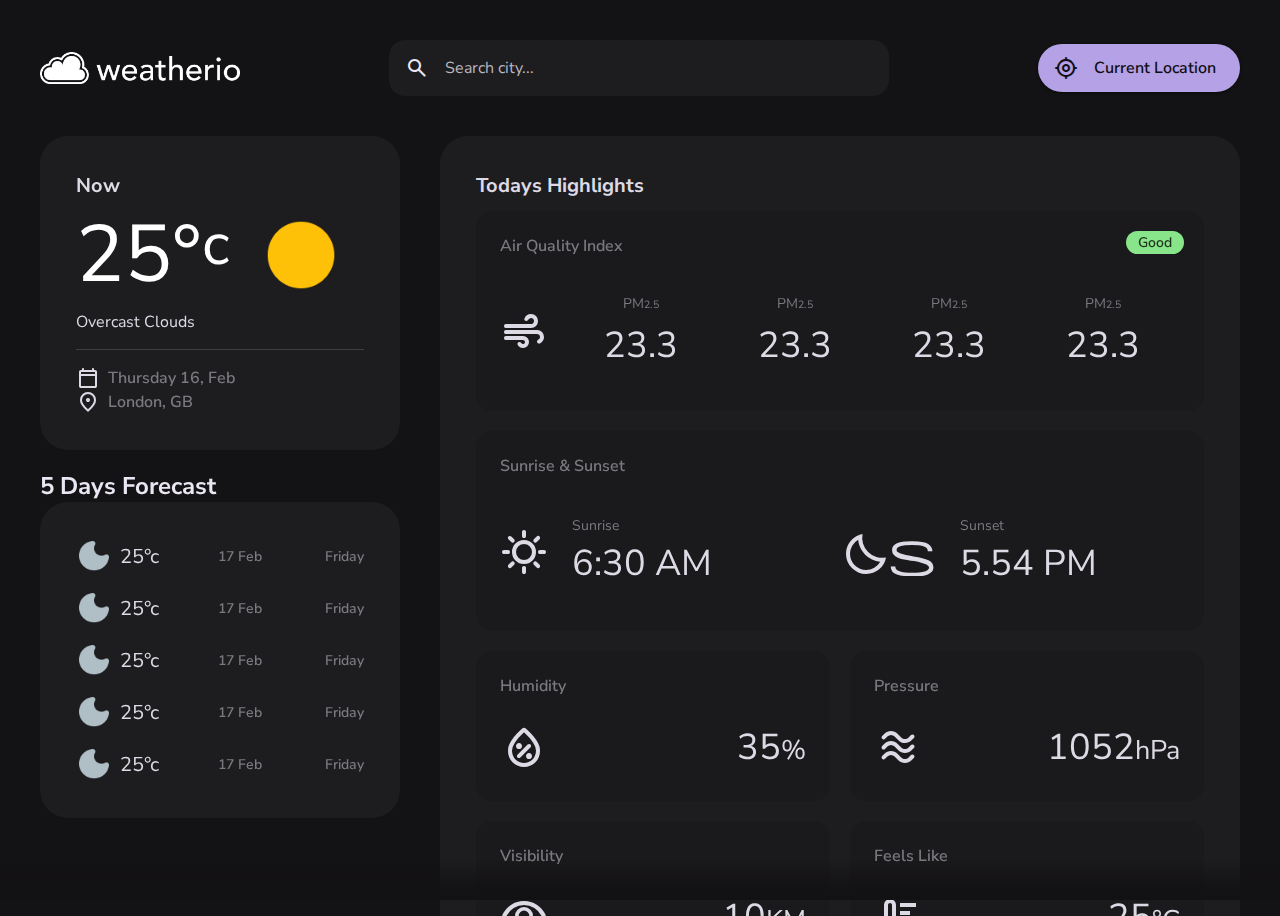
<file: weatherio/index.html>
<!DOCTYPE html>
<html lang="en">
<head>
    <meta charset="UTF-8">
    <meta name="viewport" content="width=device-width, initial-scale=1.0">
    <meta http-equiv="X-UA-Compatible" content="IE=edge">

    <!--
        - primary meta tags
    -->
    <title>weatherio</title>
    <meta name="title" content="weatherio">
    <meta name="description" content="weatherio is a weather app made by KAS">
    <!--
       - favicon
    -->
    <link rel="shortcut icon" href="./favicon.svg" type="image/svg+xml">

    <!--
      -google font link 
    -->
    <link rel="preconnect" href="https://fonts.googleapis.com">
    <link rel="preconnect" href="https://fonts.gstatic.com" crossorigin>
    <link href="https://fonts.googleapis.com/css2?family=Nunito+Sans:wght@400;600&display=swap" rel="stylesheet">

    <!--
        -custom css link 
    --> 
    <link rel="stylesheet" href="./assets/css/style.css">

    <!--
        -custom js link
    -->
    <script src="./assets/js/app.js" type="module"></script>
    <script src="./assets/js/route.js" type="module"> </script>

</head>
<body>
    <!--
     -#Header
    -->

    <header class="header">
        <div class="container">

            <a href="#" class="logo">
                <img src="./assets/images/logo.png" width="364" height="58"
                alt="logo">
            </a>

            <div class="search-view" data-search-view-active> 
                <div class="search-warpper">
                    <input type="search" name="search" placeholder="Search city..."
                    autocomplete="off" class="search-field " data-search-field>

                    <span class="m-icon leading-icon">search</span>   
                    <button class="icon-btn leading-icon has-state" aria-label="close search" data-search-toggler>
                        <span class="m-icon">arrow_back</span>
                    </button> 
                </div>

                <div class=" search-result" data-search-result></div>
            </div>
     
            <div class="header-actions">
                <button class="icon-btn has-state" aria-label="open search" data-search-toggler>
                    <span class="m-icon">search</span>
                </button>
                <a href="#/current-location " class="btn-primary has-state" data-current-location-btn>
                    <span class="m-icon">my_location</span>

                    <span class="span">Current Location</span>
                </a>
            </div>
        </div>
    </header>

    <main>
        <article class="container">
            <div class="content-left">
                <!--
                    #CRRENT WEATHER
                -->
                <section class="section current-weather" aria-label="current-weather" data-current-weather>
                    <div class="card card-lg current-weather-card">
                        <h2 class="title-2 card-title">Now</h2>
                        <div class="wrapper">
                            <p class="heading">25°<sup>c</sup></p>
                            <img src="./assets/images/weather_icons/01d.png" alt="Overcast Clouds" width="64" 
                            height="64"
                            class="weather_icon">
                        </div>
                        <p class="body-3">Overcast Clouds</p>
                        <ul class="meta-list">
                            <li class="meta-item">
                                <span class="m-icon">calendar_today</span>
                                <p class="title-3 meta-text">Thursday 16, Feb</p>
                            </li>
                            <li class="meta-item">
                                <span class="m-icon">location_on</span>
                                <p class="title-3 meta-text">London, GB</p>
                            </li>
                        </ul>
                    </div>

                </section>
                <!--
                    #Forecast
                -->
                    <section class="section forecast" aria-labelledby="forecast-label" data-5-days-forecast>
                        <h2 class="titile-2" id="forecast-label">5 Days Forecast </h2>
                        <div class="card card-lg forecast-card">
                            <ul>
                                <li class="card-item">
                                    <div class="icon-wrapper">
                                        <img src="./assets/images/weather_icons/01n.png" width="36"
                                        height="36" alt="Overcast Clouds"
                                        class="weather_icon">

                                        <span class="span">
                                            <p class="title-2">25°c</p>
                                        </span>
                                    </div>

                                    <p class="label-1">17 Feb</p>

                                    <p class="label-1">Friday</p>
                                </li>
                                <li class="card-item">
                                    <div class="icon-wrapper">
                                        <img src="./assets/images/weather_icons/01n.png" width="36"
                                        height="36" alt="Overcast Clouds"
                                        class="weather_icon">

                                        <span class="span">
                                            <p class="title-2">25°c</p>
                                        </span>
                                    </div>

                                    <p class="label-1">17 Feb</p>
                                    
                                    <p class="label-1">Friday</p>
                                </li>
                                <li class="card-item">
                                    <div class="icon-wrapper">
                                        <img src="./assets/images/weather_icons/01n.png" width="36"
                                        height="36" alt="Overcast Clouds"
                                        class="weather_icon">

                                        <span class="span">
                                            <p class="title-2">25°c</p>
                                        </span>
                                    </div>

                                    <p class="label-1">17 Feb</p>
                                    
                                    <p class="label-1">Friday</p>
                                </li>
                                <li class="card-item">
                                    <div class="icon-wrapper">
                                        <img src="./assets/images/weather_icons/01n.png" width="36"
                                        height="36" alt="Overcast Clouds"
                                        class="weather_icon">

                                        <span class="span">
                                            <p class="title-2">25°c</p>
                                        </span>
                                    </div>

                                    <p class="label-1">17 Feb</p>
                                    
                                    <p class="label-1">Friday</p>
                                </li>
                                <li class="card-item">
                                    <div class="icon-wrapper">
                                        <img src="./assets/images/weather_icons/01n.png" width="36"
                                        height="36" alt="Overcast Clouds"
                                        class="weather_icon">

                                        <span class="span">
                                            <p class="title-2">25°c</p>
                                        </span>
                                    </div>

                                    <p class="label-1">17 Feb</p>
                                    
                                    <p class="label-1">Friday</p>
                                </li>
                            </ul>
                        </div>
                    </section>
            </div>

            <div class="content right">
                <!--
                    #Highlights
                -->
                <section class="section-highlights" aria-labelledby="hightlights-label" data-highlights>
                    <div class="card card-lg">
                     <h2 class="title-2" id="hightlights-label">Todays Highlights</h2>

                        <div class="highlight-list">
                            <div class="card card-sm highlights-card one">
                                <h3 class="title-3">Air Quality Index</h3>
                                <div class="wrapper">
                                    <span class="m-icon">air</span>
                                    <ul class="card-list">
                                        <li class="card-item">
                                            <p class="title-1">23.3</p>
                                            <p class="label-1">PM<sub>2.5</sub></p>
                                        </li>
                                        <li class="card-item">
                                            <p class="title-1">23.3</p>
                                            <p class="label-1">PM<sub>2.5</sub></p>
                                        </li>
                                        <li class="card-item">
                                            <p class="title-1">23.3</p>
                                            <p class="label-1">PM<sub>2.5</sub></p>
                                        </li>
                                        <li class="card-item">
                                            <p class="title-1">23.3</p>
                                            <p class="label-1">PM<sub>2.5</sub></p>
                                        </li>
                                    </ul>
                                </div>

                                <span class="badge aqi-1 label-1" title="aqi message">
                                    Good
                                </span>



                            </div>
                            <div class="card card-sm highlights-card two">
                                <h3 class="title-3"> 
                                    Sunrise & Sunset</h3>
                                    <div class="card-list">
                                        <div class="card-item">
                                            <span class="m-icon">clear_day</span>
                                            <div>
                                                <p class="label-1">Sunrise</p>
                                                <p class="title-1">6:30 AM</p>
                                            </div>
                                        </div>
                                        <div class="card-item">
                                            <span class="m-icon">clear_nights</span>
                                            <div>
                                                <p class="label-1">Sunset</p>
                                                <p class="title-1">5.54 PM</p>
                                            </div>
                                        </div>

                                    </div>
                            </div>
                            <div class="card card-sm highlights-card">
                                <h3 class="title-3">Humidity</h3>
                                <div class="wrapper">
                                    <span class="m-icon">humidity_percentage</span>
                                    <p class="title-1">35<sub>%</sub></p>
                                </div>
                            </div>
                            <div class="card card-sm highlights-card">
                                <h3 class="title-3">Pressure</h3>
                                <div class="wrapper">
                                    <span class="m-icon">airwave</span>
                                    <p class="title-1">1052<sub>hPa</sub></p>
                                </div>
                            </div>
                            <div class="card card-sm highlights-card">
                                <h3 class="title-3">Visibility</h3>
                                <div class="wrapper">
                                    <span class="m-icon">visibility</span>
                                    <p class="title-1">10<sub>KM</sub></p>
                                </div>
                            </div>
                            <div class="card card-sm highlights-card">
                                <h3 class="title-3">Feels Like</h3>
                                <div class="wrapper">
                                    <span class="m-icon">thermostat</span>
                                    <p class="title-1">25<sub>°C</sub></p>
                                </div>
                            </div>
                        </div>
                    </div>
            
                </section>

                <!--
                    #Hourly Forecst
                -->
                <section class="section hourly-forecast" aria-labelledby="hourly-forecast" data-hourly-forecast>
                    <h2 class="title-2">Today at</h2>
                    <div class="slider-container">
                        <ul class="slider-list" data-temp>
                            <li class="slider-item">
                                <div class="card card-sm slider-card">
                                    <p class="body-3">03 PM</p>

                                    <img src="./assets/images/weather_icons/01n.png" width="48" height="48"
                                    loading="lazy" alt="" class="weather-icon" title="">

                                    <p class="body-3">25<sub>°c</sub></p>
                                </div>
                            </li>
                            <li class="slider-item">
                                <div class="card card-sm slider-card">
                                    <p class="body-3">03 PM</p>

                                    <img src="./assets/images/weather_icons/01n.png" width="48" height="48"
                                    loading="lazy" alt="" class="weather-icon" title="">

                                    <p class="body-3">25<sub>°c</sub></p>
                                </div>
                            </li>
                            <li class="slider-item">
                                <div class="card card-sm slider-card">
                                    <p class="body-3">03 PM</p>

                                    <img src="./assets/images/weather_icons/01n.png" width="48" height="48"
                                    loading="lazy" alt="" class="weather-icon" title="">

                                    <p class="body-3">25<sub>°c</sub></p>
                                </div>
                            </li>
                            <li class="slider-item">
                                <div class="card card-sm slider-card">
                                    <p class="body-3">03 PM</p>

                                    <img src="./assets/images/weather_icons/01n.png" width="48" height="48"
                                    loading="lazy" alt="" class="weather-icon" title="">

                                    <p class="body-3">25<sub>°c</sub></p>
                                </div>
                            </li>
                            <li class="slider-item">
                                <div class="card card-sm slider-card">
                                    <p class="body-3">03 PM</p>

                                    <img src="./assets/images/weather_icons/01n.png" width="48" height="48"
                                    loading="lazy" alt="" class="weather-icon" title="">

                                    <p class="body-3">25<sub>°c</sub></p>
                                </div>
                            </li>
                            <li class="slider-item">
                                <div class="card card-sm slider-card">
                                    <p class="body-3">03 PM</p>

                                    <img src="./assets/images/weather_icons/01n.png" width="48" height="48"
                                    loading="lazy" alt="" class="weather-icon" title="">

                                    <p class="body-3">25<sub>°c</sub></p>
                                </div>
                            </li>
                            <li class="slider-item">
                                <div class="card card-sm slider-card">
                                    <p class="body-3">03 PM</p>

                                    <img src="./assets/images/weather_icons/01n.png" width="48" height="48"
                                    loading="lazy" alt="" class="weather-icon" title="">

                                    <p class="body-3">25<sub>°c</sub></p>
                                </div>
                            </li>
                        </ul>

                        <ul class="slider-list" data-wind>
                            <li class="slider-item">
                                <div class="card card-sm slider-card">
                                    <p class="body-3">03 PM</p>

                                    <img src="./assets/images/weather_icons/direction.png" width="48" height="48"
                                    loading="lazy" alt="" class="weather-icon" title="">

                                    <p class="body-3">12<sub>KM/h</sub></p>
                                </div>  
                            </li>
                            <li class="slider-item">
                                <div class="card card-sm slider-card">
                                    <p class="body-3">03 PM</p>

                                    <img src="./assets/images/weather_icons/direction.png" width="48" height="48"
                                    loading="lazy" alt="" class="weather-icon" title="">

                                    <p class="body-3">12<sub>KM/h</sub></p>
                                </div>  
                            </li>
                            <li class="slider-item">
                                <div class="card card-sm slider-card">
                                    <p class="body-3">03 PM</p>

                                    <img src="./assets/images/weather_icons/direction.png" width="48" height="48"
                                    loading="lazy" alt="" class="weather-icon" title="">

                                    <p class="body-3">12<sub>KM/h</sub></p>
                                </div>  
                            </li>
                            <li class="slider-item">
                                <div class="card card-sm slider-card">
                                    <p class="body-3">03 PM</p>

                                    <img src="./assets/images/weather_icons/direction.png" width="48" height="48"
                                    loading="lazy" alt="" class="weather-icon" title="">

                                    <p class="body-3">12<sub>KM/h</sub></p>
                                </div>  
                            </li>
                            <li class="slider-item">
                                <div class="card card-sm slider-card">
                                    <p class="body-3">03 PM</p>

                                    <img src="./assets/images/weather_icons/direction.png" width="48" height="48"
                                    loading="lazy" alt="" class="weather-icon" title="">

                                    <p class="body-3">12<sub>KM/h</sub></p>
                                </div>  
                            </li>
                            <li class="slider-item">
                                <div class="card card-sm slider-card">
                                    <p class="body-3">03 PM</p>

                                    <img src="./assets/images/weather_icons/direction.png" width="48" height="48"
                                    loading="lazy" alt="" class="weather-icon" title="">

                                    <p class="body-3">12<sub>KM/h</sub></p>
                                </div>  
                            </li>
                            <li class="slider-item">
                                <div class="card card-sm slider-card">
                                    <p class="body-3">03 PM</p>

                                    <img src="./assets/images/weather_icons/direction.png" width="48" height="48"
                                    loading="lazy" alt="" class="weather-icon" title="">

                                    <p class="body-3">12<sub>KM/h</sub></p>
                                </div>  
                            </li>
                        
                            

                        </ul>
                    </div>

                </section>

                 <!--
                #footer
                -->
                <footer class="footer">
                    <p class="body-3">Made By  Kartik Aayeesha Shravani  </p>

                
                 <p class="body-3">
                    Powered By <a href="https://openweathermap.org/api" title="Free OpenWeather Api" 
                    target="_blank" rel="noopener">
                    <img src="./assets/images/openweather.png" width="150" height="30" loading="lazy"
                    alt="OpenWeather">

                    </a>
                 </p>
                </footer>

                
            </div>

            <div class="loading" data-loading></div>

           

        </article>

    </main>



    <!--
        #404 Error section
    -->
    <section class="error-content" data-error-content>
        <h2 class="heading">404</h2>
        <p class="body-1">Page not found!</p>
        <a href="#" class="btn-primary">
            <span class="span">Go Home</span>
        </a>
    </section>



    
</body>
</html>
</file>
<file: weatherio/assets/css/style.css>
/*-----------------------------------*\
  #CUSTOM PROPERTY
\*-----------------------------------*/
:root {

   /**
   * COLOR
   */
  

   --primary: #B5A1E5; 
   --on-primary: #100E17; 
   --background: #131214;
   --on-background: #EAE6F2;
   --surface: #1D1C1F;
   --on-surface: #DDDAE5;
   --on-surface-variant: #7B7980; 
   --on-surface-variant-2: #B9B6BF;
   --outline: #3E3D40;
   --bg-aqi-1: #89E589;
   --on-bg-aqi-1: #1F331F;
   --bg-aqi-2: #E5DD89;
   --on-bg-aqi-2: #33311F;
   --bg-aqi-3: #E5C089;
   --on-bg-aqi-3: #332B1F;
   --bg-aqi-4: #E58989;
   --on-bg-aqi-4: #331F1F;
   --bg-aqi-5: #E589B7;
   --on-bg-aqi-5: #331F29;
   --white: hsl(0, 0%, 100%);
   --white-alpha-4: hsla(0, 0%, 100%, 0.04);
   --white-alpha-8: hsla(0, 0%, 100%, 0.08);
   --black-alpha-10: hsla(0, 0%, 0%, 0.1);


   /* gardient colors*/
   
   --gradient-1: linear-gradient(180deg, hsla(270, 5%, 7%, 0) 0%, hsla(270, 5%, 7%, 0.8) 65%, hsl(270, 5%, 7%) 100%);
   --gradient-2: linear-gradient(180deg, hsla(260, 5%, 12%, 0) 0%, hsla(260, 5%, 12%, 0.8) 65%, hsl(260, 5%, 12%) 100%);
    
   /**
   * typography
   */

   /* font family */
   --ff-nunito-sans: 'Nunito Sans', sans-serif;


   /* font size */
   --heading: 5.6rem;
   --title-1: 2rem;
   --title-2: 1.8rem;
   --title-3: 1.6rem;
   --body-1: 2.2rem;
   --body-2: 2rem;
   --body-3: 1.6rem;
   --label-1: 1.4rem;
   --label-2: 1.2rem;


   /* font weight */

   --weight-regular: 400;
   --weight-semiBold: 600;

   /**
    *Box shadow
    */

   --shadow-1: 0px 1px 3px hsla(0, 0%, 0%, 0.5);
   --shadow-2: 0px 3px 6px hsla(0, 0%, 0%, 0.4);

   /**
    * Border Radius
    */

   --radius-28: 28px;
   --radius-16: 16px;
   --radius-pill: 500px;
   --radius-circle: 50%;

   /* Tansition*/
   --transition-short: 100ms ease;

}





/*-----------------------------------*\
  #RESET
\*-----------------------------------*/
*,
*::before,
*::after {
  margin:  0;
  padding: 0;
  box-sizing: border-box;

}

li {list-style: none;}

a,
img,
span,
input,
button {display: block; }

a {
  color: inherit;
  text-decoration: none;
}

img {height: auto;}

input,
button {
  background: none;
  border: none;
  color: inherit;
  font: inherit;
}

input {width: 100%;}
button {cursor: pointer;}
sub {vertical-align: baseline;}
sup {vertical-align: top;}
sub, sup { font-size: 0.75em;}
html {
  font-family: var(--ff-nunito-sans);
  font-size: 10px;
  scroll-behavior: smooth;

}

body {
  background-color:var(--background) ;
  color: var(--on-background);
  font-size: var(--body-3);
  overflow:hidden ;
}
:focus-visible {
  outline: 2px solid var(--white);
  outline-offset: 2px;
}

::selection { background-color: var(--white-alpha-8);}

::-webkit-scrollbar {
  width: 6px;
  height: 6px;

}

::-webkit-scrollbar-thumb {
  background-color: var(--white-alpha-8);
  border-radius: var(--radius-pill);
}


/*-----------------------------------*\
  #MATERIAL ICON
\*-----------------------------------*/
@font-face {
  font-family: 'Material Symbols Rounded';
  font-style: normal;
  font-weight: 400;
  src: url(../font/material-symbol-rounded.woff2) format('woff2');
}

.m-icon {
  font-family: 'Material Symbols Rounded';
  font-weight: normal;
  font-style: normal;
  font-size: 2.4rem;
  line-height: 1;
  letter-spacing: normal;
  text-transform: none;
  white-space: nowrap;
  word-wrap: normal;
  direction: ltr;
  font-feature-settings: 'liga';
  -webkit-font-feature-settings :'liga' ;
  -webkit-font-smoothing : antialiased ;
  height:lem;
  width :lem;
  overflow: hidden;

}


/*-----------------------------------*\
  #REUSED STYLE
\*-----------------------------------*/

.container {
  max-width: 1600px;
  width: 100%;
  margin-inline: auto;
  padding: 16px;

}
.icon-btn {
  background-color: var(--white-alpha-8);
  width: 48px;
  height: 48px;
  display: grid;
  place-items: center;
  border-radius: var(--radius-circle);
}

.has-state {position: relative;}

.has-state {box-shadow: var(--shadow-1);}

.has-state:is(:focus,:focus-visible) {box-shadow: none;}
.has-state::before {
  content: "";
  position: absolute;
  inset: 0;
  border-radius: inherit;
  clip-path: circle(100% at 50% 50%);
  transition: var(--transition-short);
}

.has-state:hover::before {background-color: var(--white-alpha-4);}
.has-state:is(:focus, :focus-visible)::before {
  background-color: var(--white-alpha-8);
  animation: ripple 250ms ease forwards;

}
@keyframes ripple {
  0% {clip-path: circle(0% at 50% 50%);}
  100% {clip-path: circle(100% at 50% 50%);}
}
.btn-primary {
  background-color: var(--primary);
  color: var(--on-primary);
  height: 48px;
  line-height: 48px;
  max-width: max-content;
  display: flex;
  align-items: center;
  gap: 16px;
  padding-inline: 16px;
  border-radius: var(--radius-pill);
}

.btn-primary .span {font-weight: var(--weight-semiBold);}
.btn-primary[disabled] {
  background-color: var(--outline);
  color: var(--on-surface-variant);
  cursor: not-allowed;
}

.btn-primary[disabled]::before{display: none;}

.card {
  background-color: var(--surface);
  color: var(--on-surface);
}
.card-lg {
  border-radius: var(--radius-28);
  padding: 20px;

}

.card-sm {
  border-radius: var(--radius-16);
  padding: 20px;
}

.heading {
  color: var(--white);
  font-size: var(--heading);
  line-height: 1.1;
}

.title-1 {font-size: var(--title-1);}
.title-2 {
  font-size: var(--title-2);
  margin-block-end: 12px;
}
.title-3 {
  font-size: var(--title-3);
  font-weight: var(--weight-semiBold);
}
.body-1 {font-size: var(--body-1);}
.body-2 {
  font-size: var(--body-2);
  font-weight: var(--weight-semiBold);
}
.body-3 {font-size: var(--body-3);}
.label-1 {font-size: var(--label-1);}
.label-2 {font-size: var(--label-2) ;}

/*-----------------------------------*\
  #HEADER
\*-----------------------------------*/

.header .btn-primary .span{display: none;}

.logo img {width: 160px;}

.header .container,
.header-actions{
  display: flex;
  align-items: center;
}
.header .container {justify-content: space-between;}
.header-actions {gap: 16px;}
.header .btn-primary {padding-inline: 12px;}

.search-view {
  position: fixed;
  top: 0;
  left: 0;
  width: 100%;
  height: 100vh;
  height: 100svh; /*for mobile browser*/
  background-color: var(--surface);
  color: var(--on-surface);
  clip-path: circle(4% at calc(100% -102px) 5%);
  opacity: 0;
  visibility: hidden;
  z-index: 4;
  transition: clip-path 500ms ease;
}

.search-view.active {
  opacity: 1;
  visibility: visible;
  clip-path: circle(130% at 73% 5%);
}
.search-warpper {
  position: relative;
  border-block-end: 1px solid var(--outline);
}
.search-warpper::before {
  content: "";
  position: absolute;
  top: 50%;
  transform: translate(-50%);
  right: 16px;
  width: 24px;
  height: 24px;
  border: 3px solid var(--on-surface);
  border-block-start-color: transparent;
  animation: loading 500ms linear infinite;
  display: none;

}
@keyframes loading {
 0%{transform:translate(-50%)rotate(0);}
 100%{transform:translate(-50%)rotate(1turn);}

}
.search-warpper:has(.searching)::before{display: block; }
.search-field {
  height: 80px;
  line-height: 80px;
  padding-inline: 56px 16px;
  outline: none;
}
.search-field::placeholder {color: var(--on-surface-variant-2);}
.search-field ::-webkit-search-cancel-button{display: none;}

.search-warpper .leading-icon {
  position: absolute;
  top: 50%;
  left: 28px;
  transform: translate(-50%, -50%);
}
.search-warpper> .m-icon{display: none;}
.search-warpper .icon-btn {
  background-color: transparent;
  box-shadow: none;

}
.search-view .view-item {padding-block: 8px 16px;}

.search-view .view-item {
  position: relative;
  height: 56px;
  display: flex;
  justify-content: flex-start;
  align-items: center;
  gap: 16px;
  padding-inline: 16px 24px;
}
.search-view .view-item :is(.m-icon, .item-subtitle) {
  color: var(--on-surface-variant);

}
.search-view .view-item .item-link {
  position: absolute;
  inset: 0;
  box-shadow: none;
}

/*-----------------------------------*\
  #MAIN
\*-----------------------------------*/
main{
  height: calc(100vh - 80px);
  height: calc(100svh - 80px); /*for mobile*/
  overflow: hidden;
}

article.container{
  position: relative;
  display: grid;
  grid-template-columns: minmax(0, 1fr);
  gap: 20px;
  height: 100%;
  overflow: auto;/*for firefox*/
  overflow: overlay;

}
article.container::-webkit-scrollbar-thumb {background-color: transparent;}
article.container:is(:hover, :focus-within)::-webkit-scrollbar-thumb {
  background-color: var(--white-alpha-8);
}
article.container::-webkit-scrollbar-button {height: 10px;}
article.container::before {
  content: "";
  position: fixed;
  bottom: 0;
  left: 0;
  width: 100%;
  height: 40px;
  background-image: var(--gradient-1);
  pointer-events: none;
  z-index: 1;

}
.section:not(:last-child) {margin-block-end: 16px;}


/*-----------------------------------*\
  #CURRENT WEATHER
\*-----------------------------------*/
.current-weather-card .wrapper{
  margin-block: 12px;
  display: flex;
  gap: 8px;
  align-items: center;
  
}
.current-weather-card .weather_icon { margin-inline:auto; }
.current-weather-card > .body-3 {text-transform :capitalize; }
.current-weather-card .meta-list{
  margin-block-start: 16px;
  padding-block-start: 16px;
  border-block-start: 1px solid var(--outline);
}
.current-weather-card .meta-item {
  display: flex;
  align-items: center;
  gap: 8px;
}
.current-weather-card.meta-item:not(:last-child){
  margin-block-end: 12px;
}
.current-weather-card .meta-text {color: var(--on-surface-variant);}




/*-----------------------------------*\
  #HIGHLIGHTS
\*-----------------------------------*/
.forecast-card .title-2 {margin-block-end: 0;}

.forecast-card :is(.card-item, .icon-wrapper) {
  display: flex;
  align-items: center;
}

.forecast-card .card-item:not(:last-child) {margin-block-end: 12px;}
.forecast-card .icon-wrapper {gap: 8px;}

.forecast-card .label-1{
  color: var(--on-surface-variant);
  font-weight: var(--weight-semiBold);
}

.forecast-card .card-item > .label-1 {
  width: 100%;
  text-align: right;
}




/*-----------------------------------*\
  #HOURLY FORECAST
\*-----------------------------------*/
.hightlights .m-icon{ font-size: 3.2rem;}

.highlight-list {
  display: grid;
  gap: 20px;
}
.highlight-list .title-3 {
  color: var(--on-surface-variant);
  margin-block-end: 20px;
}
.highlight-list .card-sm {
  background-color: var(--black-alpha-10);
  position: relative;
}

.highlights-card :is( .wrapper,.card-list, .card-item) {
  display: flex;
  align-items: center;
}
.highlights-card .wrapper {
  justify-content: space-between;
  gap: 16px;

}
.highlights-card .card-list {
  flex-wrap: wrap;
  flex-grow: 1;
  row-gap: 8px;
}

.highlights-card .card-item {
  width: 50%;
  justify-content: flex-end;
  gap: 4px;
} 

.highlights-card .label-1{color: var(--on-surface-variant);}
.badge {
  position: absolute;
  top: 16px;
  right: 16px;
  padding: 2px 12px;
  border-radius: var(--radius-pill);
  font-weight: var(--weight-semiBold);
  cursor: help;
}
.badge.aqi-1 {
  background-color: var(--bg-aqi-1);
  color: var(--on-bg-aqi-1);
}
.badge.aqi-2 {
  background-color: var(--bg-aqi-2);
  color: var(--on-bg-aqi-2);
}
.badge.aqi-3 {
  background-color: var(--bg-aqi-3);
  color: var(--on-bg-aqi-3);
}
.badge.aqi-4 {
  background-color: var(--bg-aqi-4);
  color: var(--on-bg-aqi-4);
}
.badge.aqi-5 {
  background-color: var(--bg-aqi-5);
  color: var(--on-bg-aqi-5);
}

.highlights-card.two .card-item {
  justify-content: flex-start;
  flex-wrap: wrap;
  gap: 8px 16px;
}
.highlights-card.two .label-1 {margin-block-end: 4px;}








/*-----------------------------------*\
  #Today at
\*-----------------------------------*/

.slider-container {
  overflow-x: auto;
  margin-inline: -16px;

}
.slider-container::-webkit-scrollbar {display: none;}

.slider-list {
  display: flex;
  gap: 12px;
}

.slider-list:first-child{margin-block-end: 16px;}

.slider-list::before,
.slider-list::after{
  content: "";
  min-width: 4px;
}
.slider-card {
  min-width: 100px;
  flex: 1 1 100%;

}
.slider-card{text-align: center;}
.slider-item .weather_icons {
  margin-inline: auto;
  margin-block: 12px;
}






/*-----------------------------------*\
  #LOADING
\*-----------------------------------*/
.loading{
  position: absolute;
  top: 0;
  left: 0;
  width: 100%;
  height: 100%;
  background-color: var(--background);
  /* display: grid; */
  place-items: center;
  z-index: 1;
  display: none;
}

.loading::before{
  content: "";
  width: 48px;
  height: 48px;
  border: 4px solid var(--on-background);
  border-block-start-color: transparent;
  border-radius: var(--radius-circle);
  animation: loading 500ms linear infinite;
}




/*-----------------------------------*\
  #ERROR SECTION
\*-----------------------------------*/
.error-content{
  position: fixed;
  top: 0;
  left: 0;
  width: 100%;
  height: 100vh;
  height: 100svh;
  background-color: var(--background);
  flex-direction: column;
  justify-content: center;
  align-items: center;
  display: none;
  z-index: 8;
}

.error-content .btn-primary {margin-block-start: 20px;}





/*-----------------------------------*\
  #FOOTER
\*-----------------------------------*/
.footer,
.footer .body-3:last-child{
  display: flex;
  flex-wrap: wrap;
  justify-content: center;
  align-items: center;
}

.footer {
  color: var(--on-surface-variant);
  text-align: center;
  gap: 12px 24px;
  margin-block-start: 28px;
  /*display: none;*/
}

.fade-in .footer{display: flex;}
.footer .body-3:last-child {gap: 6px;}









/*-----------------------------------*\
  #MEDIA QUERIES
\*-----------------------------------*\
/**
 * Responsive for large than 768px screen 
 */

@media (min-width: 768px){


 /**
 * REUSED STYLE
 */

 .container { padding: 24px;}
 .title-1 {--title-1:2.4rem; }
 .section > .title-2{ margin-block-end: 16px;}
 .card-lg {padding: 20px;}
 .card-sm{
  padding: 20px;
  display: grid;
  grid-template-rows: min-content 1fr;

 }
 .badge{
  top: 20px;
  right: 20px;
 }

 /**
 * HEADER
 */

 .header-actions {gap: 24px;}
 .header .btn-primary{padding-inline: 16px 24px;}
 .header .btn-primary .span {display: block;}
 .search-view {clip-path: circle(3% at calc(100% -273px) 6%);}

 /**
 * MAIN
 */

 main{
  height: calc(100vh - 96px);
  height: calc(100svh - 96px);
 }
 article.container {
  padding-block-start: 0;
  grid-template-columns: 280px minmax(0, 1fr);
  align-items: flex-start;
  gap: 24px;
 }
 .content-left {
  position: sticky;
  top: 0;
 }
 .section:not(:last-child){margin-block-end: 20px; }
 .forecast-card .card-item:not(:last-child){
  margin-block-end: 16px;
 }

 .highlight-list{grid-template-columns: 1fr 1fr;}
 .highlights-card:nth-child(-n+2){
  grid-column: span 2;
  height: 160px;
 }
 .highlights-card:nth-child(n+3) {height: 120px;}
 .hightlights .m-icon {font-size:  3.6rem;}
 .highlights-card.one .card-item{
  width: 25%;
  flex-direction: column-reverse;
  gap: 8px;
 }

 .slider-container{
  margin-inline: 0 -24px;
  border-bottom-left-radius: var(--radius-16);
  border-top-left-radius: var(--radius-16);
 }
 .slider-list::before{display: none;}
 .slider-list::after{min-width: 12px;}

 .hourly-forecast .card-sm{padding: 44px; }

 } 



 /**
 * Responsive for large than 1200px screen 
 */

@media (min-width: 1200px){
   /**
    * Custom property
    */
   :root {
    /* font size */
    --heading:8rem;
    --title-2:2rem;

   }
   /**
   * reused style
   */
   .container{padding: 40px;}
   .card-lg {padding: 36px;}
   .card-sm{padding: 24px;}
   .title-1 {--title-1 :3.6rem}
   .highlights-card.two .card-item {column-gap: 24px;}

   /**
   * header
   */

   .header .icon-btn{display: none;}
   .logo img {width: 200px;}
   .haeder{
    position: relative;
    height: 120px;
    z-index: 4;
   }

   .haeder .container{
    padding-block: 0;
    height: 100%;
   }

   .search-view,
   .search-view.active {
    all: unset;
    display: block;
    position: relative;
    width: 500px;
    animation: none;

   }

   .search-warpper {border-block-end: none;}
   .search-warpper > .m-icon{display: block;}
 
   .search-field,
   .search-view.view-list {background-color: var(--surface);}
   .search-field{
    height: 56px;
    border-radius: var(--radius-16);
   }  
   .search-result,
   .search-view:not(:focus-within) .search-result{
    display: none;
   }
   .search-view:focus-within .search-result.active {display: block;}

   .search-view:has(.search-result.active):focus-within.search-field{
    border-bottom-left-radius: 0;
    border-bottom-right-radius: 0;
   }
   
   .search-view .view-list {
    position: absolute;
    top: 100%;
    left: 0;
    width: 100%;
    max-height: 360px;
    max-height: 360px;
    border-radius: 0 0 var(--radius-28) var(--radius-28);
    border-block-start: 1px solid var(--outline);
    overflow-y: auto;
    overflow-y: overlay;
  
   }

   .search-view .view-list:empty {min-height: 120px;}
   .search-view .view-list::-webkit-scrollbar-button{height: 20px;}
   .search-view:is(:hover, :has(.view-list):hover){
    filter: drop-shadow(var(--shadow-1))
   }
   
   .search-view:is(:focus-within, :has(.view-list):focus-within){
    filter: drop-shadow(var(--shadow-2));
   }


   /**
   * Main
   */
   
   main {
    height: calc(100vh - 120px);
    height: calc(100svh -120px);
  
   }
   article.container {
    grid-template-columns: 360px minmax(0, 1fr);
    gap: 40px;
   }

   .current-weather .weather_icon {width: 80px;}
   .forecast-card.title-2 {--title-2:2.2rem}
   .highlights-card:nth-child(-n+2){height: 200px;}
   .highlights-card:nth-child(n+3) {height: 150px;}
   .highlights-card .m-icon{font-size: 4.8rem;}
   .slider-list{gap: 16px;}

} 

 /**
 * Responsive for large than 1400px screen 
 */

 @media (min-width: 1400px) {
  .highlight-list {grid-template-columns: repeat(4, 1fr);}
 }
</file>
